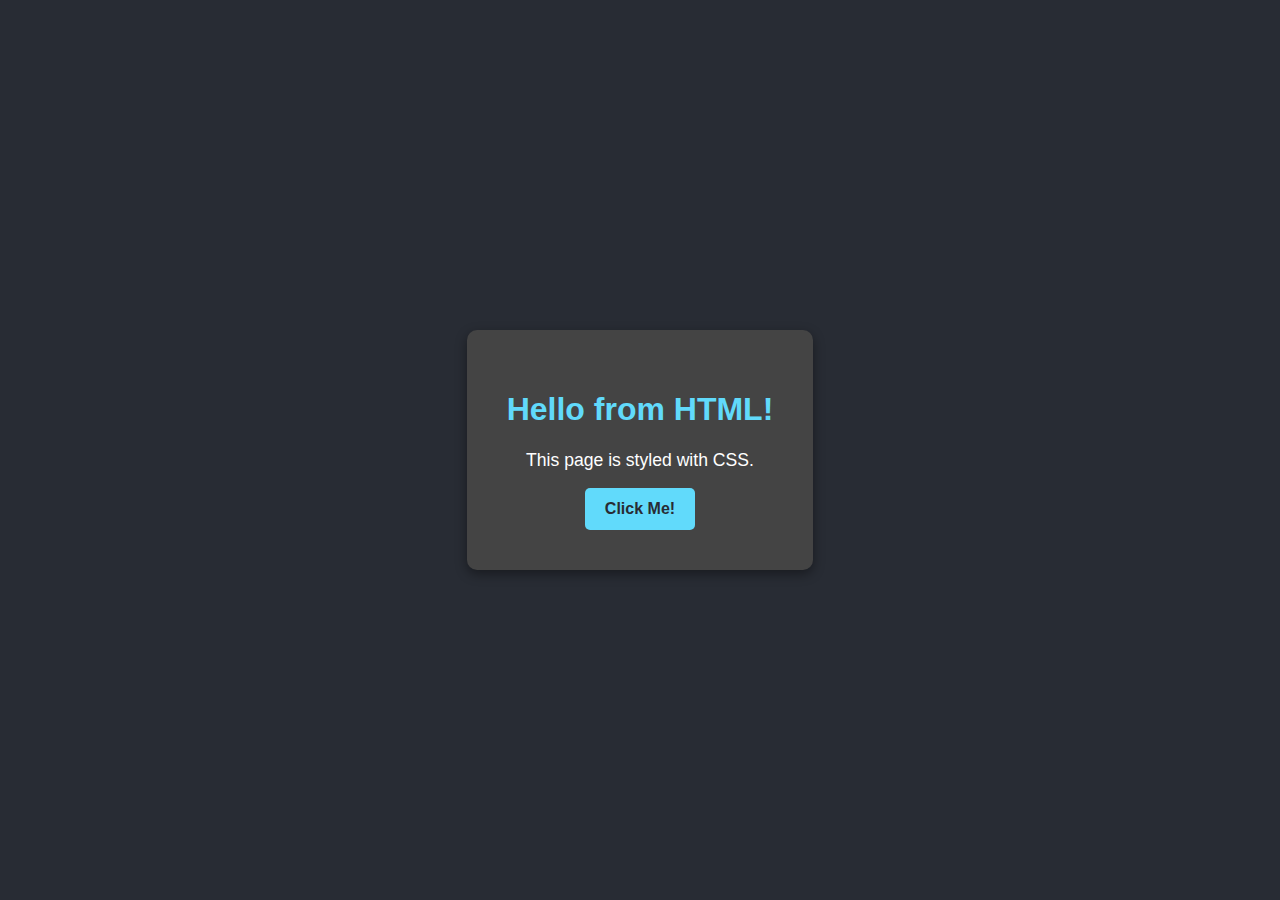
<file: index.html>
<!DOCTYPE html>
<html lang="en">
<head>
    <meta charset="UTF-8">
    <meta name="viewport" content="width=device-width, initial-scale=1.0">
    <title>HTML CSS JS Test</title>

    <style>
        body {
            font-family: Arial, sans-serif;
            display: flex;
            flex-direction: column;
            align-items: center;
            justify-content: center;
            height: 100vh;
            background-color: #282c34;
            color: white;
            margin: 0;
        }

        #content-box {
            text-align: center;
            padding: 40px;
            border-radius: 10px;
            background-color: #444;
            box-shadow: 0 4px 12px rgba(0, 0, 0, 0.4);
        }

        h1 {
            color: #61dafb; /* A blue color */
        }

        p {
            font-size: 1.1rem;
        }

        button {
            padding: 12px 20px;
            font-size: 1rem;
            font-weight: bold;
            color: #282c34;
            background-color: #61dafb;
            border: none;
            border-radius: 5px;
            cursor: pointer;
            transition: background-color 0.3s ease;
        }

        button:hover {
            background-color: #00bfff; /* Brighter blue on hover */
        }
    </style>
</head>
<body>

    <div id="content-box">
        <h1 id="main-heading">Hello from HTML!</h1>
        <p id="main-paragraph">This page is styled with CSS.</p>
        <button id="test-button">Click Me!</button>
    </div>

    <script>
        // Wait for the document to be fully loaded
        document.addEventListener('DOMContentLoaded', (event) => {
            
            // Get references to our HTML elements
            const button = document.getElementById('test-button');
            const heading = document.getElementById('main-heading');
            const paragraph = document.getElementById('main-paragraph');

            // Add a click event listener to the button
            button.onclick = function() {
                // Change the heading's text and color
                heading.textContent = "JavaScript Worked!";
                heading.style.color = "#98fb98"; // A light green color

                // Change the paragraph's text
                paragraph.textContent = "You successfully ran the JavaScript code.";
                
                // You can also log to the browser's console
                console.log("Button was clicked!");
            };
        });
    </script>

</body>
</html>
</file>
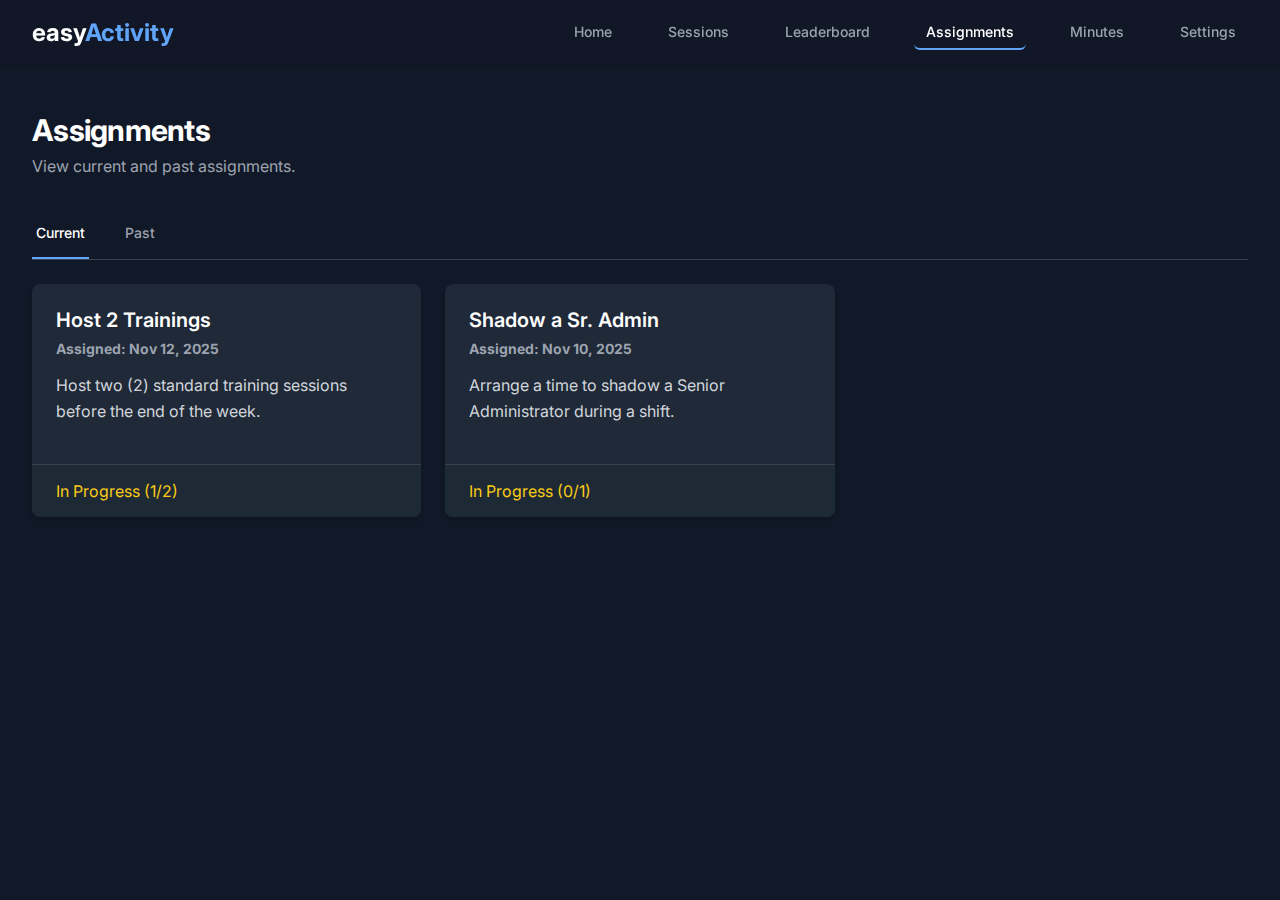
<file: assignments.html>
<!DOCTYPE html>
<html lang="en">
<head>
    <meta charset="UTF-8">
    <meta name="viewport" content="width=device-width, initial-scale=1.0">
    <title>Assignments - Activity Dashboard</title>
    <link rel="stylesheet" href="css/style.css">
</head>
<body>

    <!-- Shared Navigation Bar -->
    <nav class="navbar">
        <div class="nav-container">
            <div class="nav-content">
                <div class="nav-logo">easy<span class="nav-logo-span">Activity</span></div>
                <div class="nav-links">
                    <a href="home.html" class="nav-link">Home</a>
                    <a href="sessions.html" class="nav-link">Sessions</a>
                    <a href="leaderboard.html" class="nav-link">Leaderboard</a>
                    <a href="assignments.html" class="nav-link">Assignments</a>
                    <a href="minutes.html" class="nav-link">Minutes</a>
                    <a href="settings.html" class="nav-link">Settings</a>
                </div>
            </div>
        </div>
    </nav>

    <!-- Main Content -->
    <main class="main-content">
        <header class="content-header">
            <h1 class="header-title">Assignments</h1>
            <p class="header-subtitle">View current and past assignments.</p>
        </header>

        <!-- Sub-tabs for Current/Past -->
        <div class="sub-nav">
            <nav class="sub-nav-links" aria-label="Tabs">
                <!-- These 'data-tab-toggle' attributes are targeted by app.js -->
                <a class="sub-nav-link" data-tab-toggle="current-assignments">
                    Current
                </a>
                <a class="sub-nav-link" data-tab-toggle="past-assignments">
                    Past
                </a>
            </nav>
        </div>

        <!-- This div contains the content for the tabs -->
        <div>
            <!-- Current Assignments Content (Visible by default) -->
            <div id="current-assignments" class="sub-tab-content">
                <div class="card-grid">
                    <!-- Card 1 -->
                    <div class="card">
                        <div class="card-body">
                            <h3 class="card-title">Host 2 Trainings</h3>
                            <h4 class="card-subtitle">Assigned: Nov 12, 2025</h4>
                            <p class="card-text">Host two (2) standard training sessions before the end of the week.</p>
                        </div>
                        <div class="card-footer">
                            <span class="text-yellow-400">In Progress (1/2)</span>
                        </div>
                    </div>
                    <!-- Card 2 -->
                    <div class="card">
                        <div class="card-body">
                            <h3 class="card-title">Shadow a Sr. Admin</h3>
                            <h4 class="card-subtitle">Assigned: Nov 10, 2025</h4>
                            <p class="card-text">Arrange a time to shadow a Senior Administrator during a shift.</p>
                        </div>
                        <div class="card-footer">
                            <span class="text-yellow-400">In Progress (0/1)</span>
                        </div>
                    </div>
                </div>
            </div>

            <!-- Past Assignments Content (Hidden by default) -->
            <div id="past-assignments" class="sub-tab-content">
                <div class="card-grid">
                    <!-- Card 3 -->
                    <div class="card">
                        <div class="card-body">
                            <h3 class="card-title">Complete Basic Training</h3>
                            <h4 class="card-subtitle">Assigned: Nov 1, 2025</h4>
                            <p class="card-text">Complete the standard trainee curriculum and pass the final exam.</p>
                        </div>
                        <div class="card-footer">
                            <span class="text-green-400">Completed (Nov 8, 2025)</span>
                        </div>
                    </div>
                </div>
            </div>
        </div>
    </main>

    <script src="js/app.js"></script>
</body>
</html>
</file>
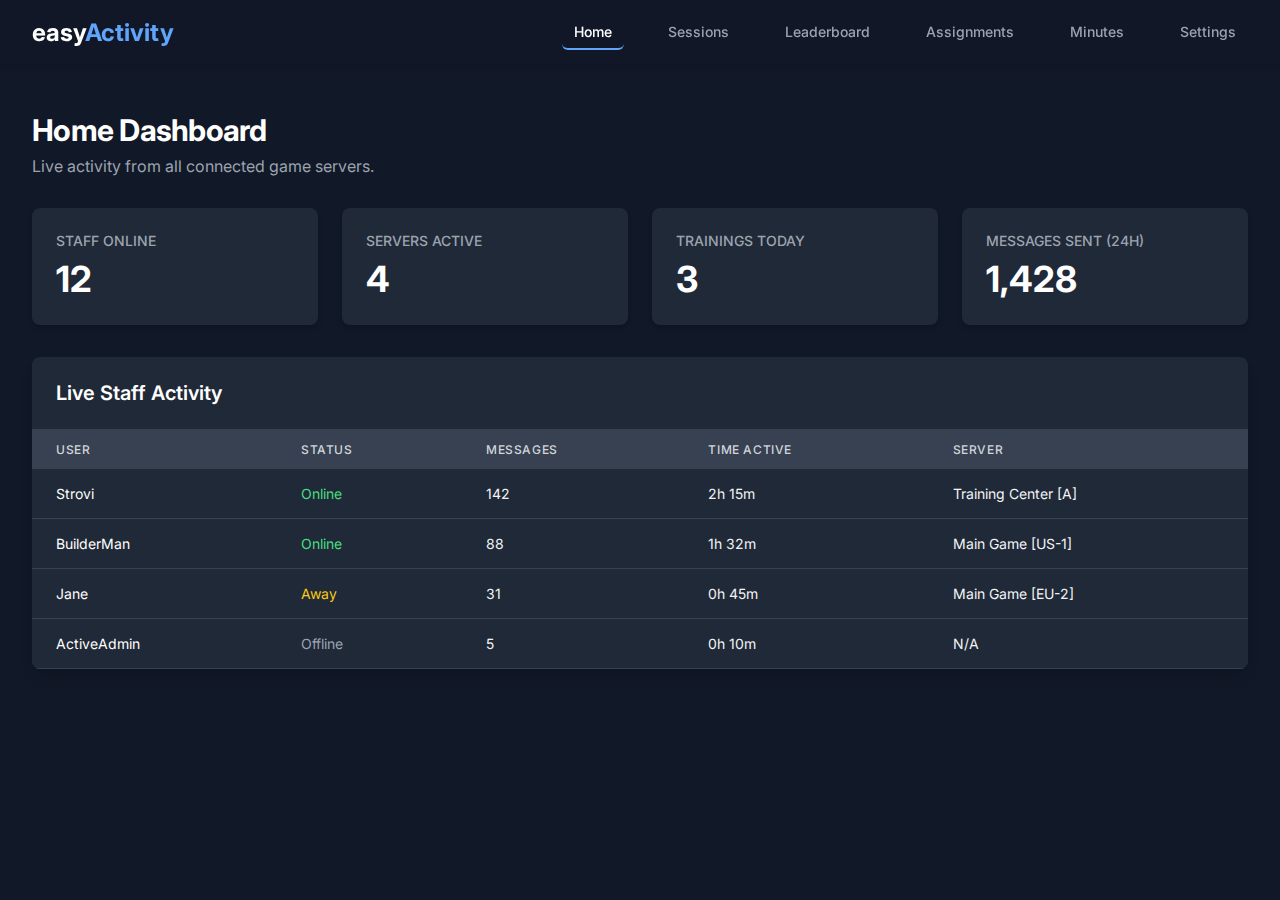
<file: home.html>
<!DOCTYPE html>
<html lang="en">
<head>
    <meta charset="UTF-8">
    <meta name="viewport" content="width=device-width, initial-scale=1.0">
    <title>Home - Activity Dashboard</title>
    <link rel="stylesheet" href="css/style.css">
</head>
<body>

    <!-- Shared Navigation Bar -->
    <nav class="navbar">
        <div class="nav-container">
            <div class="nav-content">
                <div class="nav-logo">easy<span class="nav-logo-span">Activity</span></div>
                <div class="nav-links">
                    <a href="home.html" class="nav-link">Home</a>
                    <a href="sessions.html" class="nav-link">Sessions</a>
                    <a href="leaderboard.html" class="nav-link">Leaderboard</a>
                    <a href="assignments.html" class="nav-link">Assignments</a>
                    <a href="minutes.html" class="nav-link">Minutes</a>
                    <a href="settings.html" class="nav-link">Settings</a>
                </div>
            </div>
        </div>
    </nav>

    <!-- Main Content -->
    <main class="main-content">
        <header class="content-header">
            <h1 class="header-title">Home Dashboard</h1>
            <p class="header-subtitle">Live activity from all connected game servers.</p>
        </header>

        <!-- Stat Cards -->
        <div class="stat-grid">
            <div class="stat-card">
                <h3 class="stat-card-title">Staff Online</h3>
                <p class="stat-card-value">12</p>
            </div>
            <div class="stat-card">
                <h3 class="stat-card-title">Servers Active</h3>
                <p class="stat-card-value">4</p>
            </div>
            <div class="stat-card">
                <h3 class="stat-card-title">Trainings Today</h3>
                <p class="stat-card-value">3</p>
            </div>
            <div class="stat-card">
                <h3 class="stat-card-title">Messages Sent (24h)</h3>
                <p class="stat-card-value">1,428</p>
            </div>
        </div>

        <!-- Live Activity Table -->
        <div class="content-box">
            <div class="content-box-header">
                <h2 class="content-box-title">Live Staff Activity</h2>
            </div>
            <div class="table-wrapper">
                <table class="table">
                    <thead>
                        <tr>
                            <th>User</th>
                            <th>Status</th>
                            <th>Messages</th>
                            <th>Time Active</th>
                            <th>Server</th>
                        </tr>
                    </thead>
                    <tbody>
                        <tr>
                            <td class="text-white">Strovi</td>
                            <td><span class="text-green-400">Online</span></td>
                            <td>142</td>
                            <td>2h 15m</td>
                            <td>Training Center [A]</td>
                        </tr>
                        <tr>
                            <td class="text-white">BuilderMan</td>
                            <td><span class="text-green-400">Online</span></td>
                            <td>88</td>
                            <td>1h 32m</td>
                            <td>Main Game [US-1]</td>
                        </tr>
                        <tr>
                            <td class="text-white">Jane</td>
                            <td><span class="text-yellow-400">Away</span></td>
                            <td>31</td>
                            <td>0h 45m</td>
                            <td>Main Game [EU-2]</td>
                        </tr>
                        <tr>
                            <td class="text-white">ActiveAdmin</td>
                            <td><span class="text-gray-400">Offline</span></td>
                            <td>5</td>
                            <td>0h 10m</td>
                            <td>N/A</td>
                        </tr>
                    </tbody>
                </table>
            </div>
        </div>
    </main>

    <script src="js/app.js"></script>
</body>
</html>
</file>
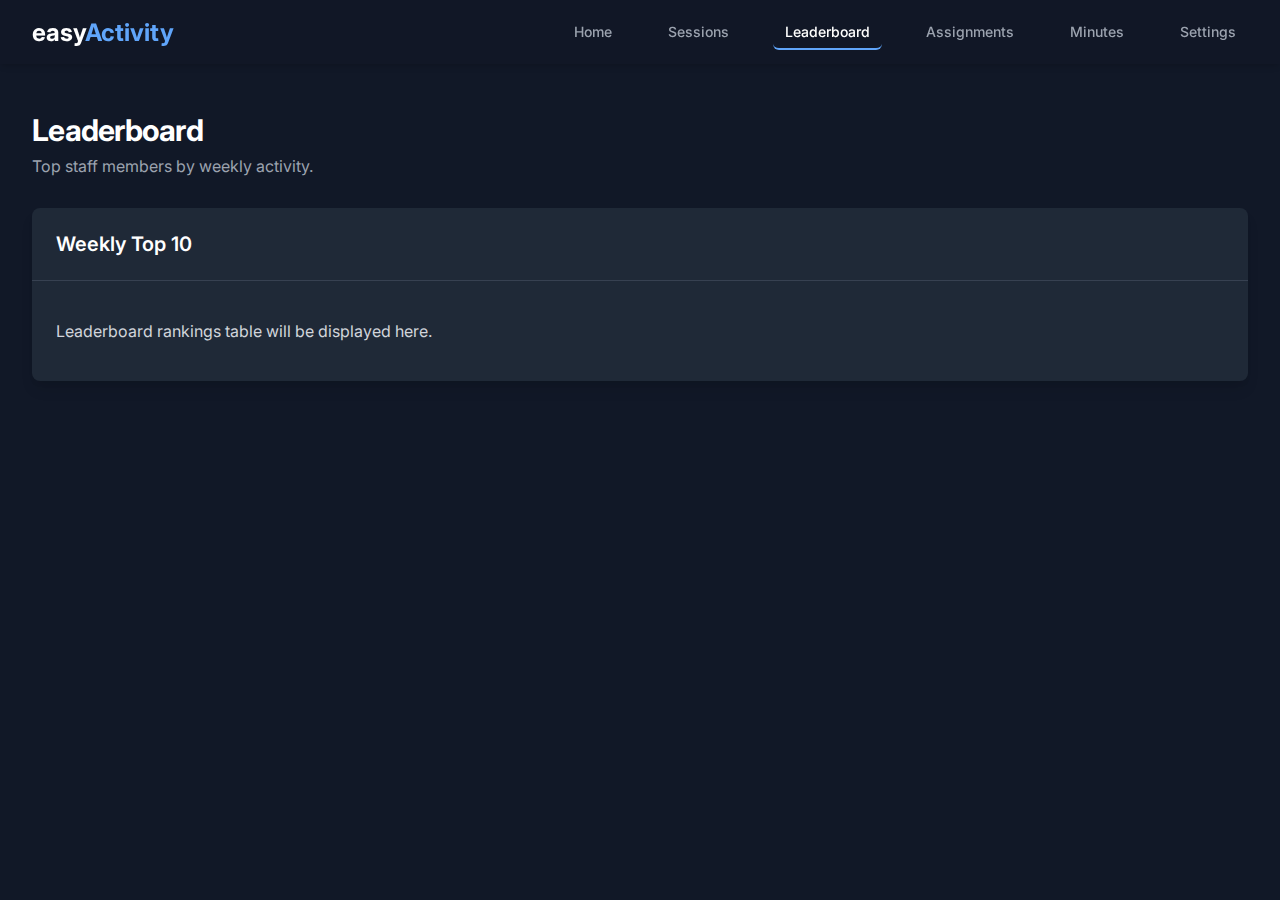
<file: leaderboard.html>
<!DOCTYPE html>
<html lang="en">
<head>
    <meta charset="UTF-8">
    <meta name="viewport" content="width=device-width, initial-scale=1.0">
    <title>Leaderboard - Activity Dashboard</title>
    <link rel="stylesheet" href="css/style.css">
</head>
<body>

    <!-- Shared Navigation Bar -->
    <nav class="navbar">
        <div class="nav-container">
            <div class="nav-content">
                <div class="nav-logo">easy<span class="nav-logo-span">Activity</span></div>
                <div class="nav-links">
                    <a href="home.html" class="nav-link">Home</a>
                    <a href="sessions.html" class="nav-link">Sessions</a>
                    <a href="leaderboard.html" class="nav-link">Leaderboard</a>
                    <a href="assignments.html" class="nav-link">Assignments</a>
                    <a href="minutes.html" class="nav-link">Minutes</a>
                    <a href="settings.html" class="nav-link">Settings</a>
                </div>
            </div>
        </div>
    </nav>

    <!-- Main Content -->
    <main class="main-content">
        <header class="content-header">
            <h1 class="header-title">Leaderboard</h1>
            <p class="header-subtitle">Top staff members by weekly activity.</p>
        </header>

        <div class="content-box">
            <div class="content-box-header">
                <h2 class="content-box-title">Weekly Top 10</h2>
            </div>
            <div class="content-box-body">
                <p>Leaderboard rankings table will be displayed here.</p>
            </div>
        </div>
    </main>

    <script src="js/app.js"></script>
</body>
</html>
</file>
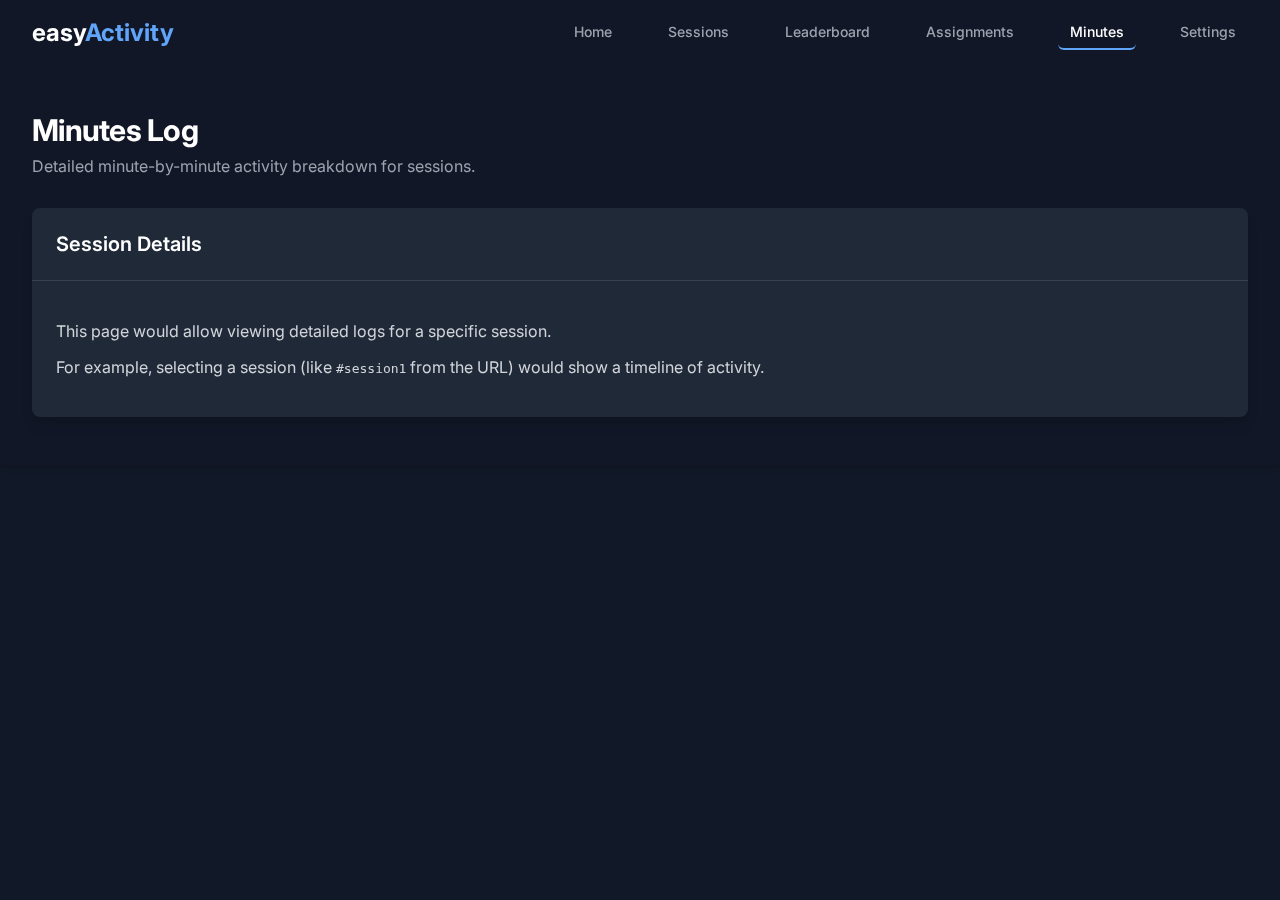
<file: minutes.html>
<!DOCTYPE html>
<html lang="en">
<head>
    <meta charset="UTF-8">
    <meta name="viewport" content="width=device-width, initial-scale=1.0">
    <title>Minutes - Activity Dashboard</title>
    <link rel="stylesheet" href="css/style.css">
</head>
<body>

    <!-- Shared Navigation Bar -->
    <nav class="navbar">
        <div class="nav-container">
            <div class="nav-content">
                <div class="nav-logo">easy<span class="nav-logo-span">Activity</span></div>
                <div class="nav-links">
                    <a href="home.html" class="nav-link">Home</a>
                    <a href="sessions.html" class="nav-link">Sessions</a>
                    <a href="leaderboard.html" class="nav-link">Leaderboard</a>
                    <a href="assignments.html" class="nav-link">Assignments</a>
                    <a href="minutes.html" class="nav-link">Minutes</a>
                    <a href="settings.html" class="nav-link">Settings</a>
                </div>
            </div>
        </div>
    </NaveN>

    <!-- Main Content -->
    <main class="main-content">
        <header class="content-header">
            <h1 class="header-title">Minutes Log</h1>
            <p class="header-subtitle">Detailed minute-by-minute activity breakdown for sessions.</p>
        </header>

        <div class="content-box">
            <div class="content-box-header">
                <h2 class="content-box-title">Session Details</h2>
            </div>
            <div class="content-box-body">
                <p>This page would allow viewing detailed logs for a specific session.</p>
                <p>For example, selecting a session (like <code>#session1</code> from the URL) would show a timeline of activity.</p>
            </div>
        </div>
    </main>

    <script src="js/app.js"></script>
</body>
</html>
</file>
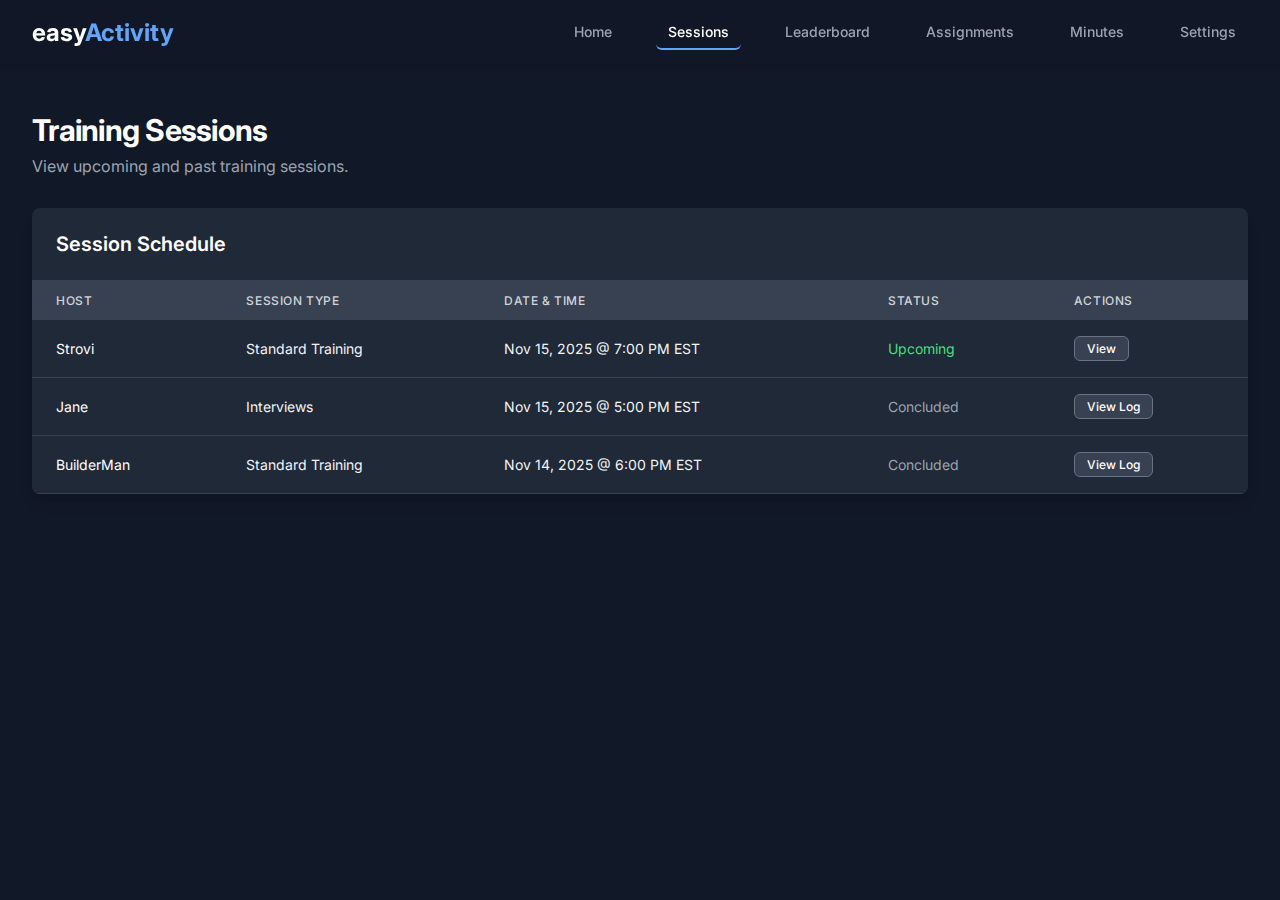
<file: sessions.html>
<!DOCTYPE html>
<html lang="en">
<head>
    <meta charset="UTF-8">
    <meta name="viewport" content="width=device-width, initial-scale=1.0">
    <title>Sessions - Activity Dashboard</title>
    <link rel="stylesheet" href="css/style.css">
</head>
<body>

    <!-- Shared Navigation Bar -->
    <nav class="navbar">
        <div class="nav-container">
            <div class="nav-content">
                <div class="nav-logo">easy<span class="nav-logo-span">Activity</span></div>
                <div class="nav-links">
                    <a href="home.html" class="nav-link">Home</a>
                    <a href="sessions.html" class="nav-link">Sessions</a>
                    <a href="leaderboard.html" class="nav-link">Leaderboard</a>
                    <a href="assignments.html" class="nav-link">Assignments</a>
                    <a href="minutes.html" class="nav-link">Minutes</a>
                    <a href="settings.html" class="nav-link">Settings</a>
                </div>
            </div>
        </div>
    </nav>

    <!-- Main Content -->
    <main class="main-content">
        <header class="content-header">
            <h1 class="header-title">Training Sessions</h1>
            <p class="header-subtitle">View upcoming and past training sessions.</p>
        </header>

        <div class="content-box">
            <div class="content-box-header">
                <h2 class="content-box-title">Session Schedule</h2>
            </div>
            <div class="table-wrapper">
                <table class="table">
                    <thead>
                        <tr>
                            <th>Host</th>
                            <th>Session Type</th>
                            <th>Date & Time</th>
                            <th>Status</th>
                            <th>Actions</th>
                        </tr>
                    </thead>
                    <tbody>
                        <tr>
                            <td class="text-white">Strovi</td>
                            <td>Standard Training</td>
                            <td>Nov 15, 2025 @ 7:00 PM EST</td>
                            <td><span class="text-green-400">Upcoming</span></td>
                            <td><a href="#" class="btn btn-secondary" style="font-size: 0.75rem; padding: 0.25rem 0.75rem;">View</a></td>
                        </tr>
                        <tr>
                            <td class="text-white">Jane</td>
                            <td>Interviews</td>
                            <td>Nov 15, 2025 @ 5:00 PM EST</td>
                            <td><span class="text-gray-400">Concluded</span></td>
                            <td><a href="#" class="btn btn-secondary" style="font-size: 0.75rem; padding: 0.25rem 0.75rem;">View Log</a></td>
                        </tr>
                        <tr>
                            <td class="text-white">BuilderMan</td>
                            <td>Standard Training</td>
                            <td>Nov 14, 2025 @ 6:00 PM EST</td>
                            <td><span class="text-gray-400">Concluded</span></td>
                            <td><a href="#" class="btn btn-secondary" style="font-size: 0.75rem; padding: 0.25rem 0.75rem;">View Log</a></td>
                        </tr>
                    </tbody>
                </table>
            </div>
        </div>
    </main>

    <script src="js/app.js"></script>
</body>
</html>
</file>
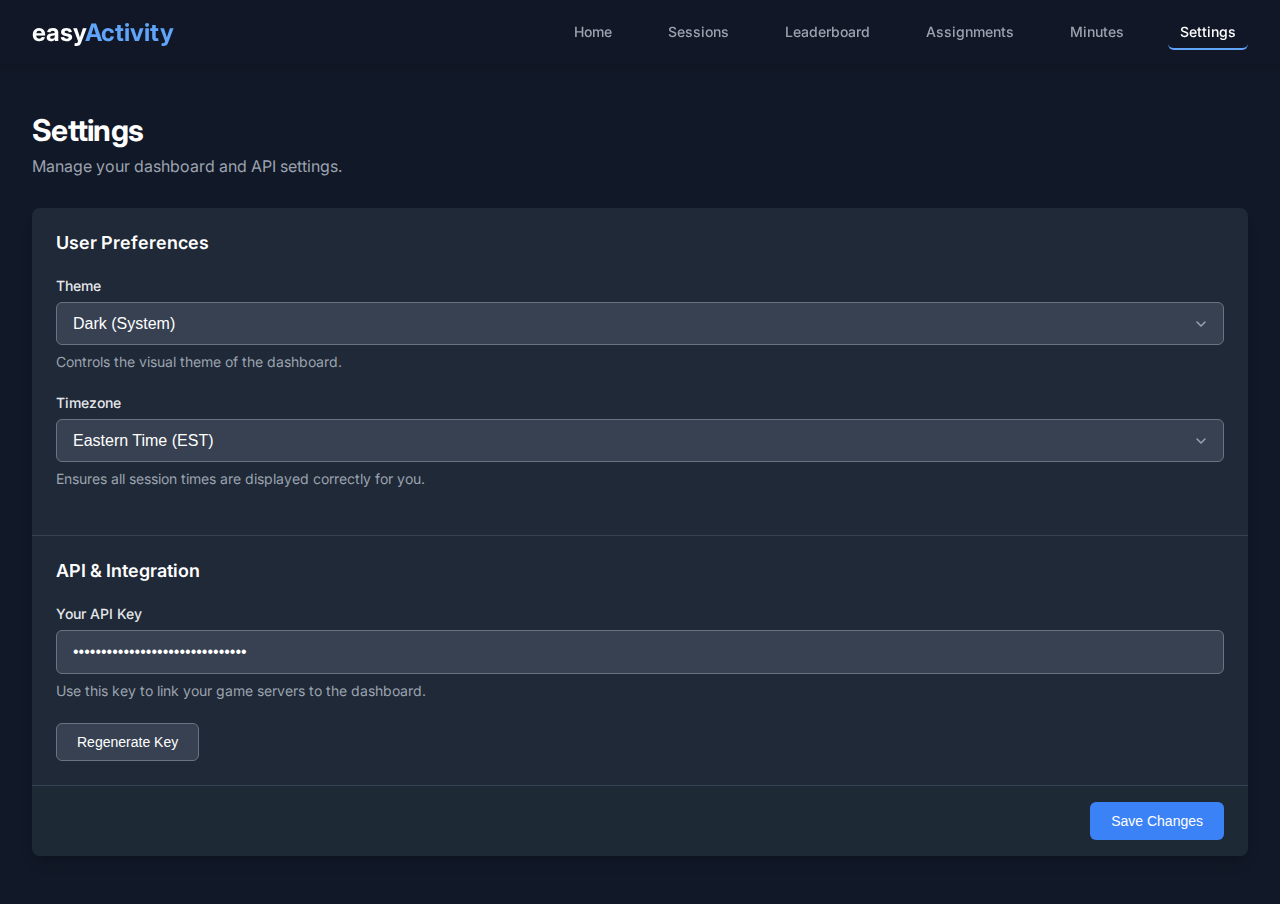
<file: settings.html>
<!DOCTYPE html>
<html lang="en">
<head>
    <meta charset="UTF-8">
    <meta name="viewport" content="width=device-width, initial-scale=1.0">
    <title>Settings - Activity Dashboard</title>
    <link rel="stylesheet" href="css/style.css">
</head>
<body>

    <!-- Shared Navigation Bar -->
    <nav class="navbar">
        <div class="nav-container">
            <div class="nav-content">
                <div class="nav-logo">easy<span class="nav-logo-span">Activity</span></div>
                <div class="nav-links">
                    <a href="home.html" class="nav-link">Home</a>
                    <a href="sessions.html" class="nav-link">Sessions</a>
                    <a href="leaderboard.html" class="nav-link">Leaderboard</a>
                    <a href="assignments.html" class="nav-link">Assignments</a>
                    <a href="minutes.html" class="nav-link">Minutes</a>
                    <a href="settings.html" class="nav-link">Settings</a>
                </div>
            </div>
        </div>
    </nav>

    <!-- Main Content -->
    <main class="main-content">
        <header class="content-header">
            <h1 class="header-title">Settings</h1>
            <p class="header-subtitle">Manage your dashboard and API settings.</p>
        </header>

        <div class="content-box">
            <form>
                <!-- User Preferences Section -->
                <div class="content-box-body">
                    <h2 class="content-box-title" style="font-size: 1.125rem; padding: 0; margin-bottom: 1.5rem;">User Preferences</h2>
                    
                    <div class="form-group">
                        <label class="form-label" for="theme-select">Theme</label>
                        <select class="form-select" id="theme-select">
                            <option value="dark">Dark (System)</option>
                            <option value="light">Light</option>
                        </select>
                        <p class="form-description">Controls the visual theme of the dashboard.</p>
                    </div>

                    <div class="form-group">
                        <label class="form-label" for="timezone-select">Timezone</label>
                        <select class="form-select" id="timezone-select">
                            <option value="est">Eastern Time (EST)</option>
                            <option value="pst">Pacific Time (PST)</option>
                            <option value="utc">Coordinated Universal Time (UTC)</option>
                        </select>
                        <p class="form-description">Ensures all session times are displayed correctly for you.</p>
                    </div>
                </div>

                <!-- API Key Section -->
                <div class="content-box-body" style="border-top: 1px solid var(--gray-700);">
                    <h2 class="content-box-title" style="font-size: 1.125rem; padding: 0; margin-bottom: 1.5rem;">API & Integration</h2>

                    <div class="form-group">
                        <label class="form-label" for="api-key">Your API Key</label>
                        <input class="form-input" type="password" id="api-key" value="abc123xyz789-THIS-IS-A-FAKE-KEY" readonly>
                        <p class="form-description">Use this key to link your game servers to the dashboard.</p>
                    </div>
                    <button type="button" class="btn btn-secondary">Regenerate Key</button>
                </div>
                
                <!-- Save Button Footer -->
                <div class="content-box-footer">
                    <button type="submit" class="btn btn-primary">Save Changes</button>
                </div>
            </form>
        </div>
    </main>

    <script src="js/app.js"></script>
</body>
</html>
</file>
<file: css/style.css>
/* style.css
  Shared styles for the easyActivity Dashboard
  VERSION 2.0 - Now with more styles!
*/

@import url('https://fonts.googleapis.com/css2?family=Inter:wght@400;500;600;700&display=swap');

:root {
    --blue-400: #60a5fa;
    --blue-500: #3b82f6;
    --gray-100: #f3f4f6;
    --gray-200: #e5e7eb;
    --gray-300: #d1d5db;
    --gray-400: #9ca3af;
    --gray-500: #6b7280;
    --gray-700: #374151;
    --gray-800: #1f2937;
    --gray-900: #111827;
    --green-400: #4ade80;
    --red-500: #ef4444;
    --white: #ffffff;
}

body {
    font-family: 'Inter', sans-serif;
    background-color: var(--gray-900);
    color: var(--gray-100);
    margin: 0;
}

/* --- Navigation Bar --- */
.navbar {
    background-color: rgba(17, 24, 39, 0.8); /* gray-900/80 */
    backdrop-filter: blur(8px);
    box-shadow: 0 4px 6px -1px rgba(0, 0, 0, 0.1), 0 2px 4px -1px rgba(0, 0, 0, 0.06);
    position: sticky;
    top: 0;
    z-index: 50;
}

.nav-container {
    max-width: 80rem; /* 1280px */
    margin: 0 auto;
    padding: 0 1rem;
}

@media (min-width: 640px) {
    .nav-container { padding: 0 1.5rem; }
}
@media (min-width: 1024px) {
    .nav-container { padding: 0 2rem; }
}

.nav-content {
    display: flex;
    justify-content: space-between;
    align-items: center;
    height: 4rem; /* 64px */
}

.nav-logo {
    font-size: 1.5rem; /* 2xl */
    font-weight: 700;
    color: var(--white);
}

.nav-logo-span {
    color: var(--blue-400);
}

.nav-links {
    display: none; /* Hidden on mobile */
}

@media (min-width: 640px) {
    .nav-links {
        display: flex;
        margin-left: 1.5rem;
        gap: 2rem; /* space-x-8 */
    }
}

.nav-link {
    color: var(--gray-400);
    padding: 0.5rem 0.75rem;
    border-radius: 0.375rem; /* rounded-md */
    text-decoration: none;
    font-size: 0.875rem; /* sm */
    font-weight: 500;
    border-bottom: 2px solid transparent;
    transition: all 0.2s ease-in-out;
}

.nav-link:hover {
    color: var(--white);
}

.nav-link.active {
    color: var(--white);
    border-bottom-color: var(--blue-400);
}

/* --- Main Content --- */
.main-content {
    max-width: 80rem; /* 1280px */
    margin: 0 auto;
    padding: 3rem 1rem; /* py-12 px-4 */
}

@media (min-width: 640px) {
    .main-content { padding: 3rem 1.5rem; }
}
@media (min-width: 1024px) {
    .main-content { padding: 3rem 2rem; }
}

.content-header {
    margin-bottom: 2rem; /* mb-8 */
}

.header-title {
    font-size: 1.875rem; /* 3xl */
    font-weight: 700;
    letter-spacing: -0.025em; /* tracking-tight */
    color: var(--white);
    margin: 0;
}

.header-subtitle {
    color: var(--gray-400);
    margin-top: 0.5rem; /* mt-2 */
}

/* --- Content Box --- */
.content-box {
    background-color: var(--gray-800);
    box-shadow: 0 10px 15px -3px rgba(0, 0, 0, 0.1), 0 4px 6px -2px rgba(0, 0, 0, 0.05);
    border-radius: 0.5rem; /* rounded-lg */
    overflow: hidden;
}

.content-box-header {
    padding: 1.5rem;
    border-bottom: 1px solid var(--gray-700);
}

.content-box-title {
    font-size: 1.25rem; /* xl */
    font-weight: 600;
    color: var(--white);
    margin: 0;
}

.content-box-body {
    padding: 1.5rem;
    color: var(--gray-300);
}

.content-box-footer {
    padding: 1rem 1.5rem;
    background-color: #1f2937e0; /* gray-800 slightly different */
    border-top: 1px solid var(--gray-700);
    text-align: right;
}

/* --- Table Styles --- */
.table-wrapper {
    overflow-x: auto;
}

.table {
    width: 100%;
    min-width: 640px;
    border-collapse: collapse;
}

.table thead {
    background-color: var(--gray-700);
}

.table th {
    padding: 0.75rem 1.5rem;
    text-align: left;
    font-size: 0.75rem; /* xs */
    font-weight: 500;
    color: var(--gray-300);
    text-transform: uppercase;
    letter-spacing: 0.05em; /* tracking-wider */
}

.table tbody {
    background-color: var(--gray-800);
    divide-y: 1px solid var(--gray-700);
}

.table td {
    padding: 1rem 1.5rem;
    white-space: nowrap;
    font-size: 0.875rem; /* sm */
    border-bottom: 1px solid var(--gray-700);
}

/* --- Stat Cards --- */
.stat-grid {
    display: grid;
    grid-template-columns: repeat(1, 1fr);
    gap: 1.5rem;
    margin-bottom: 2rem;
}

@media (min-width: 640px) {
    .stat-grid { grid-template-columns: repeat(2, 1fr); }
}
@media (min-width: 1024px) {
    .stat-grid { grid-template-columns: repeat(4, 1fr); }
}

.stat-card {
    background-color: var(--gray-800);
    border-radius: 0.5rem;
    padding: 1.5rem;
    box-shadow: 0 4px 6px -1px rgba(0, 0, 0, 0.1), 0 2px 4px -1px rgba(0, 0, 0, 0.06);
}

.stat-card-title {
    color: var(--gray-400);
    font-weight: 500;
    font-size: 0.875rem;
    text-transform: uppercase;
    margin: 0;
}

.stat-card-value {
    color: var(--white);
    font-weight: 700;
    font-size: 2.25rem; /* 4xl */
    margin: 0.5rem 0 0 0;
}

/* --- Sub-Tabs --- */
.sub-nav {
    margin-bottom: 1.5rem;
    border-bottom: 1px solid var(--gray-700);
}

.sub-nav-links {
    display: flex;
    gap: 2rem; /* space-x-8 */
}

.sub-nav-link {
    border-bottom: 2px solid transparent;
    color: var(--gray-400);
    white-space: nowrap;
    padding: 1rem 0.25rem; /* py-4 px-1 */
    font-size: 0.875rem; /* sm */
    font-weight: 500;
    text-decoration: none;
    cursor: pointer;
    transition: all 0.2s ease;
}

.sub-nav-link:hover {
    color: var(--gray-200);
    border-color: var(--gray-500);
}

.sub-nav-link.active {
    border-color: var(--blue-400);
    color: var(--white);
}

.sub-tab-content {
    display: none; /* Hidden by default */
}

.sub-tab-content.active {
    display: block; /* Shown when active */
}

/* --- Leaderboard/Card List --- */
.list-item {
    display: flex;
    align-items: center;
    background-color: var(--gray-800);
    padding: 1rem 1.5rem;
    border-bottom: 1px solid var(--gray-700);
}
.list-item:first-child {
    border-top-left-radius: 0.5rem;
    border-top-right-radius: 0.5rem;
}
.list-item:last-child {
    border-bottom: 0;
    border-bottom-left-radius: 0.5rem;
    border-bottom-right-radius: 0.5rem;
}

.list-item-rank {
    font-size: 1.25rem;
    font-weight: 600;
    color: var(--gray-400);
    width: 2rem;
}

.list-item-avatar {
    width: 2.5rem; /* 40px */
    height: 2.5rem;
    border-radius: 9999px; /* rounded-full */
    margin-left: 1rem;
    background-color: var(--gray-700);
}

.list-item-info {
    margin-left: 1rem;
    flex-grow: 1;
}

.list-item-name {
    font-weight: 500;
    color: var(--white);
}

.list-item-detail {
    font-size: 0.875rem;
    color: var(--gray-400);
}

.list-item-stat {
    font-size: 1rem;
    font-weight: 600;
    color: var(--white);
    text-align: right;
}

/* --- Assignment Cards --- */
.card-grid {
    display: grid;
    grid-template-columns: repeat(1, 1fr);
    gap: 1.5rem;
}
@media (min-width: 768px) {
    .card-grid { grid-template-columns: repeat(2, 1fr); }
}
@media (min-width: 1024px) {
    .card-grid { grid-template-columns: repeat(3, 1fr); }
}

.card {
    background-color: var(--gray-800);
    border-radius: 0.5rem;
    box-shadow: 0 4px 6px -1px rgba(0, 0, 0, 0.1), 0 2px 4px -1px rgba(0, 0, 0, 0.06);
    overflow: hidden;
    display: flex;
    flex-direction: column;
}

.card-body {
    padding: 1.5rem;
    flex-grow: 1;
}

.card-title {
    font-size: 1.25rem;
    font-weight: 600;
    color: var(--white);
    margin: 0 0 0.5rem 0;
}

.card-subtitle {
    font-size: 0.875rem;
    color: var(--gray-400);
    margin: 0 0 1rem 0;
}

.card-text {
    color: var(--gray-300);
    line-height: 1.6;
}

.card-footer {
    padding: 1rem 1.5rem;
    background-color: #1f2937e0;
    border-top: 1px solid var(--gray-700);
}

/* --- Forms & Settings --- */
.form-group {
    margin-bottom: 1.5rem;
}

.form-label {
    display: block;
    font-weight: 500;
    color: var(--gray-200);
    margin-bottom: 0.5rem;
    font-size: 0.875rem;
}

.form-input {
    display: block;
    width: 100%;
    background-color: var(--gray-700);
    border: 1px solid var(--gray-500);
    color: var(--white);
    border-radius: 0.375rem;
    padding: 0.75rem 1rem;
    font-size: 1rem;
    box-sizing: border-box; /* Important for width: 100% */
}

.form-input:focus {
    outline: none;
    border-color: var(--blue-400);
    box-shadow: 0 0 0 3px rgba(96, 165, 250, 0.3);
}

.form-select {
    display: block;
    width: 100%;
    background-color: var(--gray-700);
    border: 1px solid var(--gray-500);
    color: var(--white);
    border-radius: 0.375rem;
    padding: 0.75rem 1rem;
    font-size: 1rem;
    -webkit-appearance: none;
    -moz-appearance: none;
    appearance: none;
    background-image: url("data:image/svg+xml,%3csvg xmlns='http://www.w3.org/2000/svg' fill='none' viewBox='0 0 20 20'%3e%3cpath stroke='%239ca3af' stroke-linecap='round' stroke-linejoin='round' stroke-width='1.5' d='M6 8l4 4 4-4'/%3e%3c/svg%3e");
    background-position: right 0.75rem center;
    background-repeat: no-repeat;
    background-size: 1.25em 1.25em;
}

.form-description {
    font-size: 0.875rem;
    color: var(--gray-400);
    margin-top: 0.5rem;
}

.form-divider {
    border-top: 1px solid var(--gray-700);
    margin: 2rem 0;
}

/* --- Buttons --- */
.btn {
    display: inline-block;
    padding: 0.625rem 1.25rem;
    font-size: 0.875rem;
    font-weight: 500;
    border-radius: 0.375rem;
    cursor: pointer;
    text-decoration: none;
    border: 1px solid transparent;
    transition: all 0.2s ease;
}

.btn-primary {
    background-color: var(--blue-500);
    color: var(--white);
}
.btn-primary:hover {
    background-color: #2563eb;
}

.btn-secondary {
    background-color: var(--gray-700);
    color: var(--white);
    border-color: var(--gray-500);
}
.btn-secondary:hover {
    background-color: var(--gray-500);
}

.btn-danger {
    background-color: var(--red-500);
    color: var(--white);
}
.btn-danger:hover {
    background-color: #dc2626;
}

/* --- Utility --- */
.text-green-400 { color: var(--green-400); }
.text-yellow-400 { color: #facc15; }
.text-gray-400 { color: var(--gray-400); }
.text-white { color: var(--white); }
</file>
